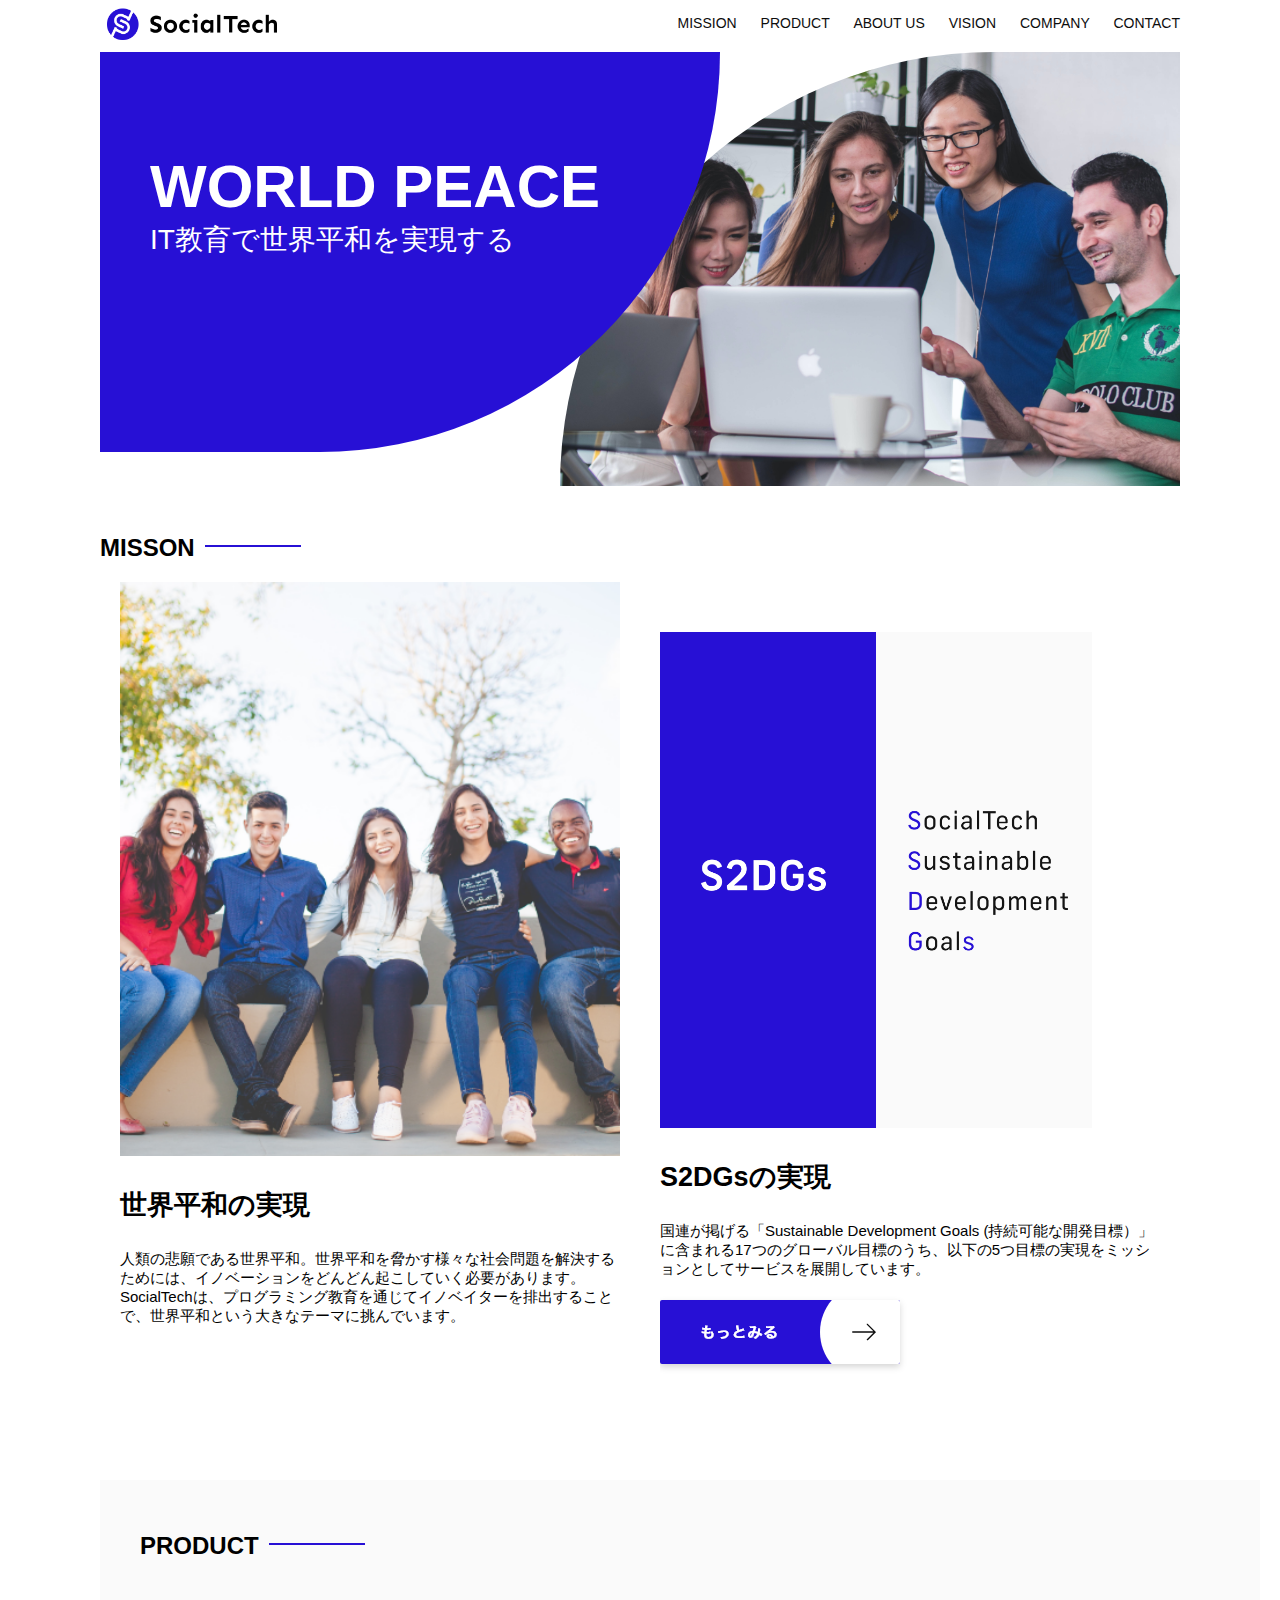
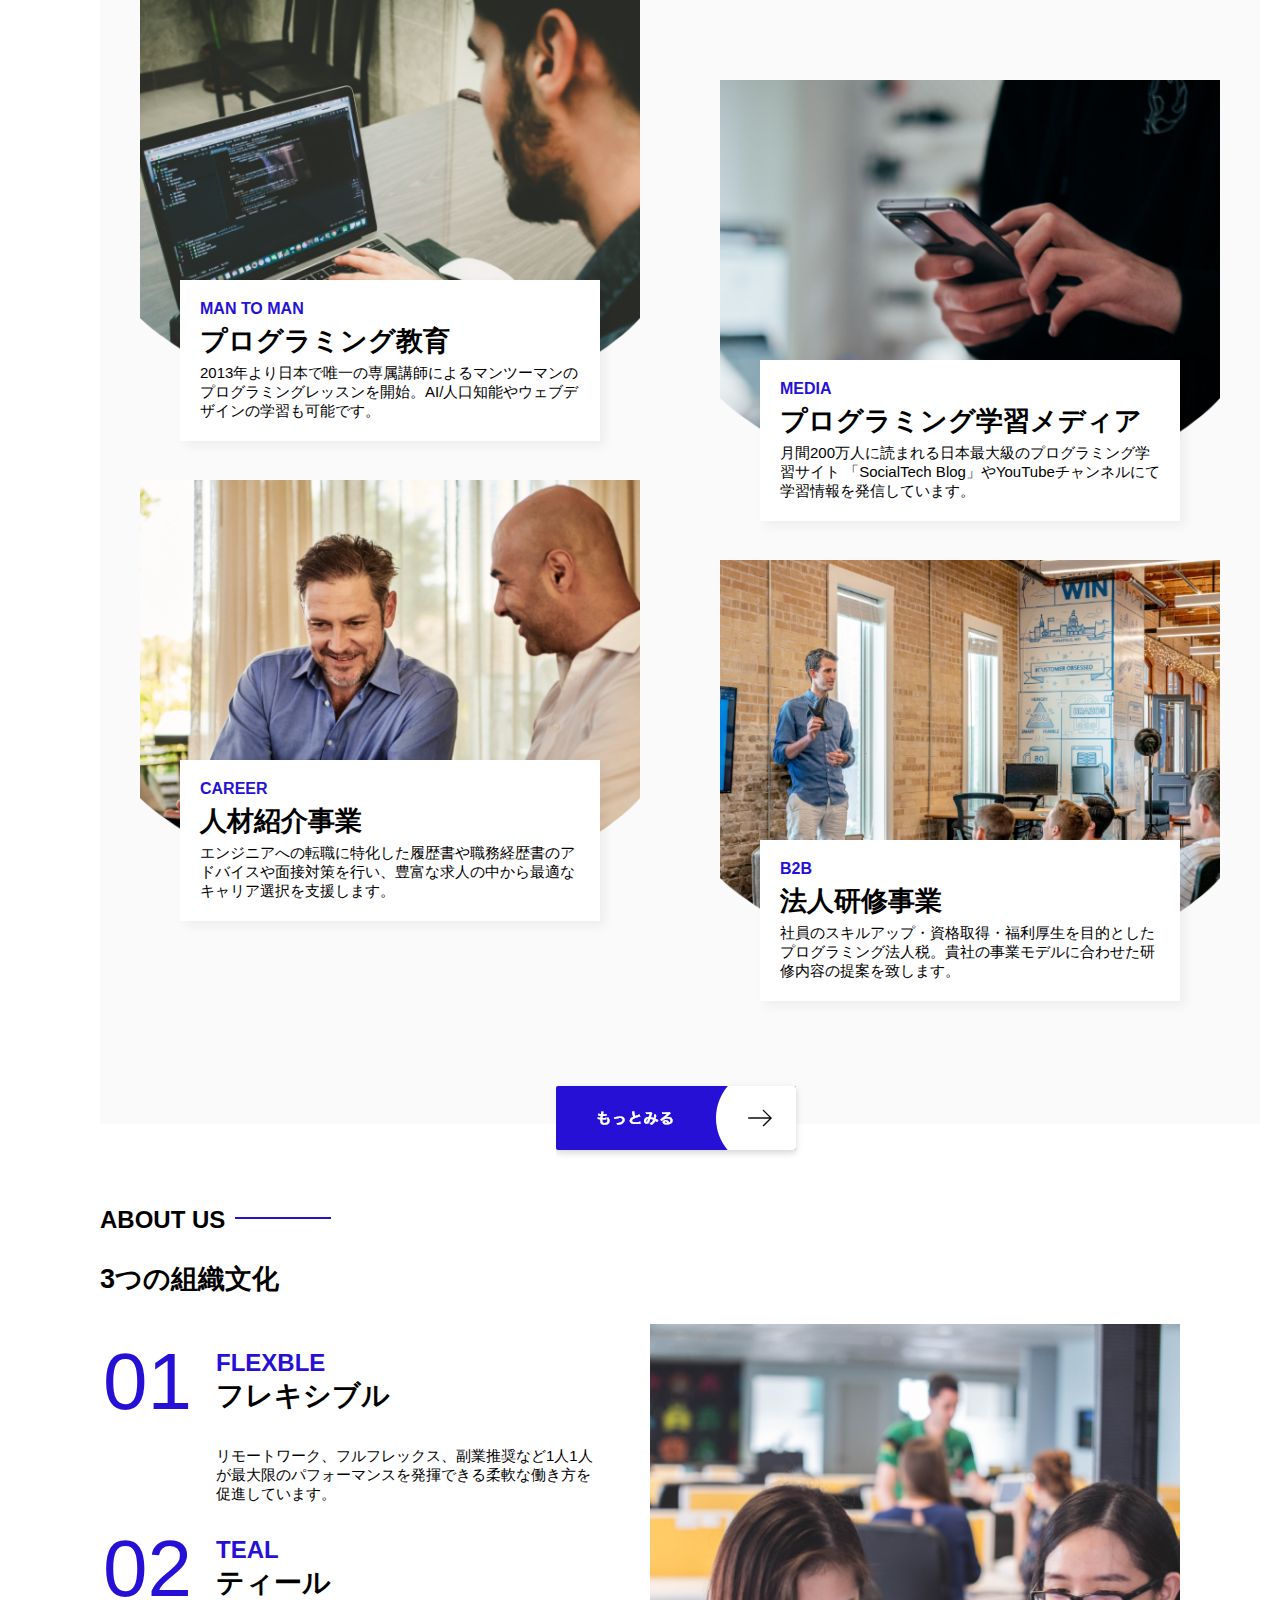
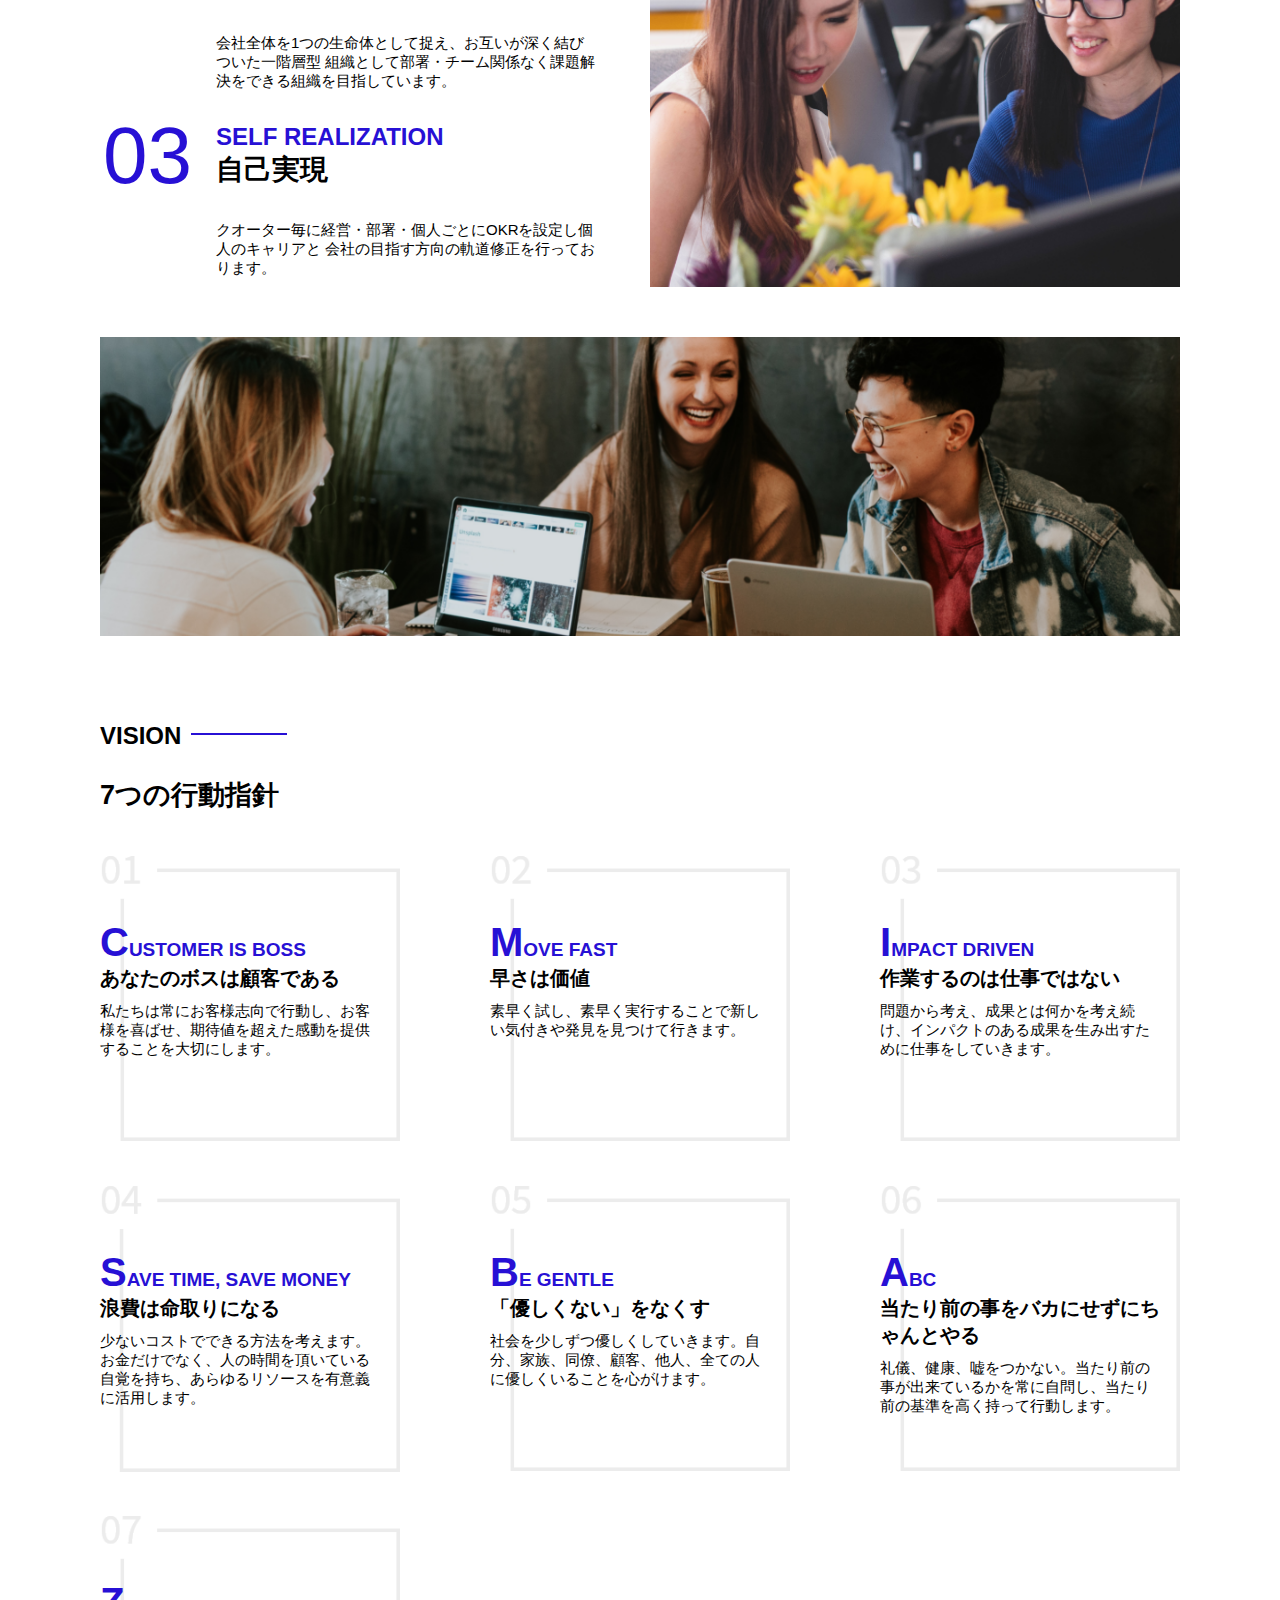
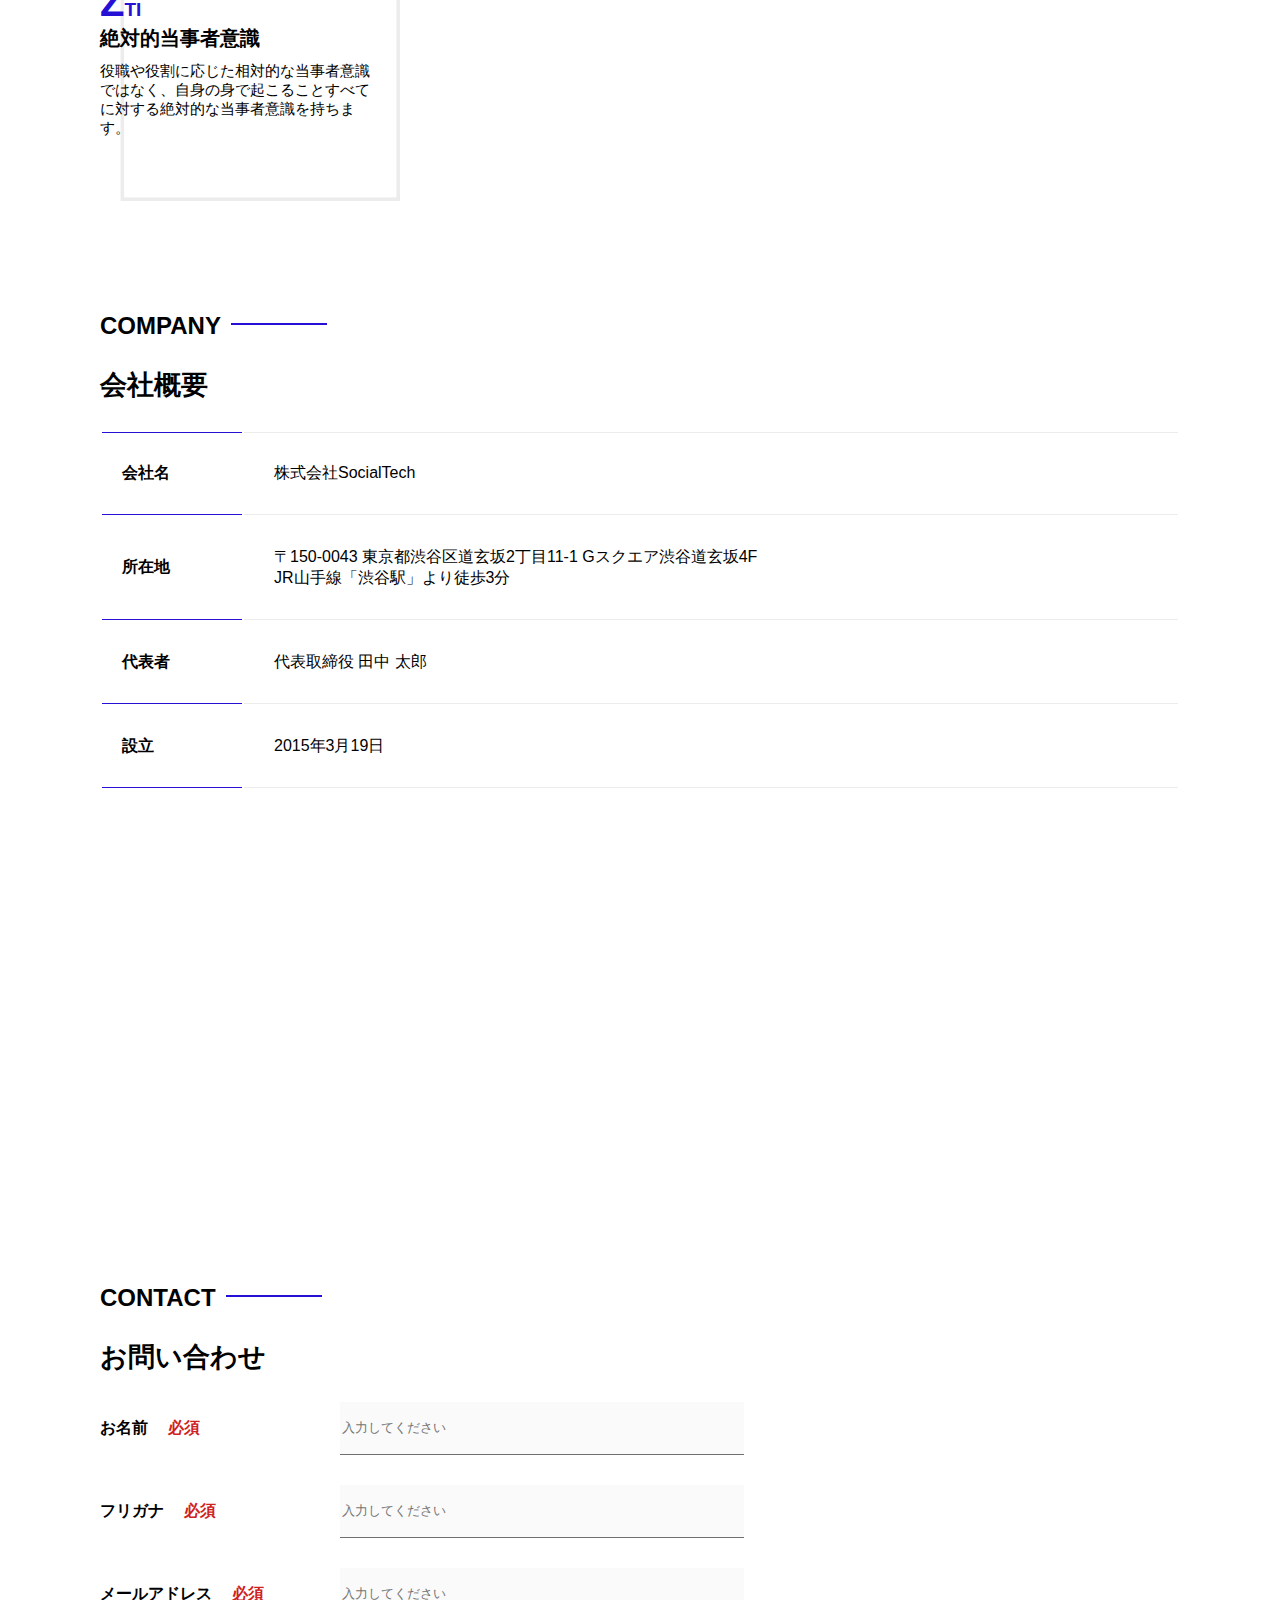
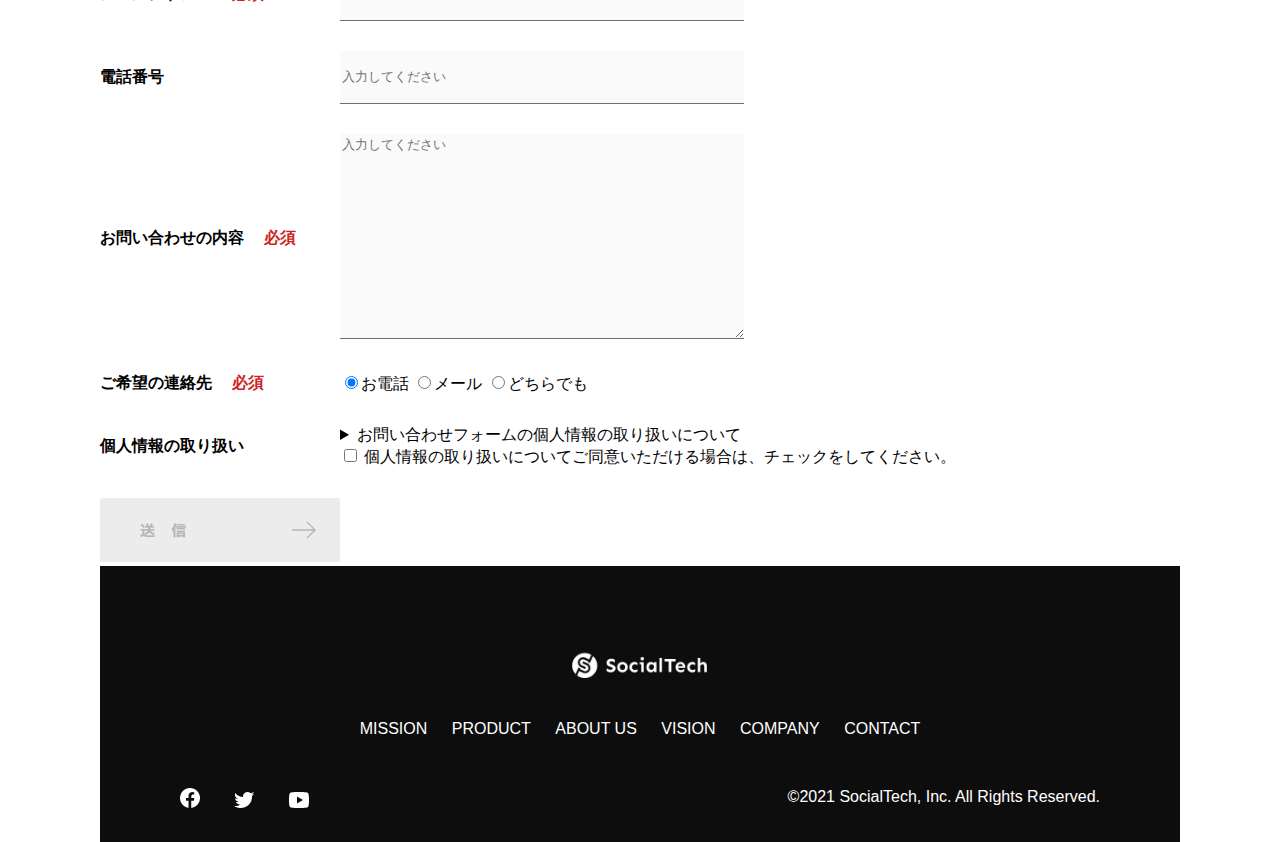
<file: socialtech/index.html>
<!DOCTYPE html>
<html>
<head>
  <title>SocialTeach</title>
  <meta charset="utf-8">
   <meta name="description" content="SocialTeachはEdTech業界のリーディングカンパニーを目指します。">
   <meta name="viewport" content="width=device-width,initial-scale=1.0">
   <link rel="stylesheet" href="style.css">
</head>
<body>
  <header>
    <a href="index.html" id="logo"><img src="images/logo.png" alt="トップページに戻る"></a>

    <nav id="nav-pc">
      <a href="mission.html">MISSION</a>
      <a href="product.html">PRODUCT</a>
      <a href="index.html#aboutus">ABOUT US</a>
      <a href="index.html#vision">VISION</a>
      <a href="index.html#company">COMPANY</a>
      <a href="index.html#contact">CONTACT</a>
    </nav>

    <img id="menu-sp" src="images/button-menu.png" alt="ナビゲーションを開く" onclick="document.getElementById('nav-sp').style.display = 'block'">

    <nav id="nav-sp">
      <img id="close" src="images/button-close.png" alt="ナビゲーションを閉じる"  onclick="document.getElementById('nav-sp').style.display = 'none'">
      <a id="logo-sp" href="index.html" onclick="document.getElementById('nav-sp').style.display = 'none'"><img src="images/logo-sp.png" alt="トップページに戻る"></a>
      <a class="menu" href="mission.html" onclick="document.getElementById('nav-sp').style.display = 'none'">MISSION</a>
      <a class="menu" href="product.html" onclick="document.getElementById('nav-sp').style.display = 'none'">PRODUCT</a>
      <a class="menu" href="index.html#aboutus" onclick="document.getElementById('nav-sp').style.display = 'none'">ABOUT US</a>
      <a class="menu" href="index.html#vision"
        onclick="document.getElementById('nav-sp').style.display = 'none'">VISION</a>
      <a class="menu" href="index.html#company"
        onclick="document.getElementById('nav-sp').style.display = 'none'">COMPANY</a>
      <a class="menu" href="index.html#contact"
        onclick="document.getElementById('nav-sp').style.display = 'none'">CONTACT</a>
      <div id="sns">
        <a href="https://www.facebook.com/sejuku2013"><img src="images/button-facebook.png" alt="Facebookのリンク"></a>
        <a href="https://twitter.com/samuraijuku"><img src="images/button-twitter.png" alt="Twitterのリンク"></a>
        <a href="https://www.youtube.com/channel/UCCFOQO5aDK0xXam4cUQXT8g"><img src="images/button-youtube.png" alt="YouTubeのリンク"></a>
      </div>
    </nav>
  </header>
  <main>
    <article>
      <section id="main-visual">
        <div id="main-message">
          <h1>WORLD PEACE</h1>
          <p>IT教育で世界平和を実現する</p>
        </div>
        <img src="images/index/index-main.png" aria-label="PCの周りに集まる外国国籍の仲間たち">
      </section>
      <section id="mission">
        <h2 class="index-h2">MISSON</h2>
        <div id="mission-flex">
          <div>
            <img id="mission-photo" src="images/index/index-mission.png" alt="屋外のベンチで写真を撮影する多国籍の仲間たち">
            <h3>世界平和の実現</h3>
            <p>
              人類の悲願である世界平和。世界平和を脅かす様々な社会問題を解決するためには、イノベーションをどんどん起こしていく必要があります。SocialTechは、プログラミング教育を通じてイノベイターを排出することで、世界平和という大きなテーマに挑んでいます。
            </p>
          </div>
          <div>
            <img id="s2dgs" src="images/index/s2dgs.png" alt="S2DGs">
            <h3>S2DGsの実現</h3>
            <p>国連が掲げる「Sustainable Development Goals (持続可能な開発目標）」に含まれる17つのグローバル目標のうち、以下の5つ目標の実現をミッションとしてサービスを展開しています。</p>
            <a href="mission.html">
              <img src="images/button-more.png" alt="もっとみる">
            </a>
          </div>
        </div>
      </section>
      <section id="product">
        <h2 class="index-h2">PRODUCT</h2>
        <div>
          <div id="product-left">
              <div>
                <img class="product-photo" src="images/index/index-mantoman.png" alt="PCでコードを書く男性">
                <div class="product-explain">
                  <span>MAN TO MAN</span>
                  <h3>プログラミング教育</h3>
                  <p>2013年より日本で唯一の専属講師によるマンツーマンのプログラミングレッスンを開始。AI/人口知能やウェブデザインの学習も可能です。</p>
                </div>
              </div>
              <div>
                <img class="product-photo" src="images/index/index-career.png" alt="笑顔で話し合う２人の男性">
                <div class="product-explain">
                  <span>CAREER</span>
                  <h3>人材紹介事業</h3>
                  <p>エンジニアへの転職に特化した履歴書や職務経歴書のアドバイスや面接対策を行い、豊富な求人の中から最適なキャリア選択を支援します。</p>
                </div>
              </div>
            </div>
            <div id="product-right">
               <div>
                <img class="product-photo" src="images/index/index-media.png" alt="スマートフォンを操作する人">
                <div class="product-explain">
                  <span>MEDIA</span>
                  <h3>プログラミング学習メディア</h3>
                  <p>月間200万人に読まれる日本最大級のプログラミング学習サイト 「SocialTech Blog」やYouTubeチャンネルにて学習情報を発信しています。</p>
               </div>
            </div>
            <div>
              <img class="product-photo" src="images/index/index-b2b.png" alt="講演中の男性とそれを聴く人々">
              <div class="product-explain">
                <span>B2B</span>
                <h3>法人研修事業</h3>
                <p>社員のスキルアップ・資格取得・福利厚生を目的としたプログラミング法人税。貴社の事業モデルに合わせた研修内容の提案を致します。</p>
              </div>
            </div>
          </div>
        </div>
        <div>
          <a id="product-more" href="product.html">
            <img src="images/button-more.png" alt="もっとみる">
          </a>
        </div>      
        </section>

        <section id="aboutus">
          <h2 class="index-h2">ABOUT US</h2>
          <h3>3つの組織文化</h3>
          <div>
            <table class="culture-table">
              <tr>
                <td>
                  <span class="culture-num">01</span>
                </td>
                <td>
                  <span class="culture-en">FLEXBLE</span>
                  <span class="culture-jp">フレキシブル</span>
                </td>
              </tr>
              <tr>
                <td>
                   <!-- 空のセル -->
                </td>
                <td>
                  <p class="culture-description">
                    リモートワーク、フルフレックス、副業推奨など1人1人が最大限のパフォーマンスを発揮できる柔軟な働き方を促進しています。
                  </p>
                </td>
              </tr>
              <tr>
                <td>
                  <span class="culture-num">02</span>
                </td> 
                <td>
                  <span class="culture-en">TEAL</span>
                  <span class="culture-jp">ティール</span>
                </td>
              </tr>
              <tr>
                <td>
                   <!-- 空のセル -->
                </td>
                <td>
                  <p class="culture-description">
                    会社全体を1つの生命体として捉え、お互いが深く結びついた一階層型
                    組織として部署・チーム関係なく課題解決をできる組織を目指しています。
                  </p>
                </td>
              </tr>
              <tr>
                <td>
                  <span class="culture-num">03</span>
                </td>
                <td>
                  <span class="culture-en">SELF REALIZATION</span>
                  <span class="culture-jp">自己実現</span>
                </td>
              </tr>
              <tr>
                <td>
                  <!-- 空のセル -->
                </td>
                <td>
                  <p class="culture-description">
                    クオーター毎に経営・部署・個人ごとにOKRを設定し個人のキャリアと
                    会社の目指す方向の軌道修正を行っております。
                  </p>
                </td>
              </tr>
            </table>
             <img class="culture-img" src="images/index/index-aboutus1.png" alt="笑顔で話し合う２人の女性">
          </div>
           <img class="culture-img2" src="images/index/index-aboutus2.png" alt="笑顔で話し合う３人の女性">
        </section>

        <section id="vision">
          <h2 class="index.h2">VISION</h2>
          <h3>7つの行動指針</h3>
          <div>
            <div class="vision-box">
              <img src="images/index/vision-01.png" alt="01">
              <span>
                <h4>CUSTOMER IS BOSS</h4>
                <h5>あなたのボスは顧客である</h5>
                <p>私たちは常にお客様志向で行動し、お客様を喜ばせ、期待値を超えた感動を提供することを大切にします。</p>
              </span>
            </div>
            <div class="vision-box">
              <img src="images/index/vision-02.png" alt="02">
              <span>
                <h4>MOVE FAST</h4>
                <h5>早さは価値</h5>
                <p>素早く試し、素早く実行することで新しい気付きや発見を見つけて行きます。</p>
              </span>
            </div>
            <div class="vision-box">
              <img src="images/index/vision-03.png" alt="03">
              <span>
                <h4>IMPACT DRIVEN</h4>
                <h5>作業するのは仕事ではない</h5>
                <p>問題から考え、成果とは何かを考え続け、インパクトのある成果を生み出すために仕事をしていきます。</p>
              </span>
            </div>
            <div class="vision-box">
              <img src="images/index/vision-04.png" alt="04">
              <span>
                <h4>SAVE TIME, SAVE MONEY</h4>
                <h5>浪費は命取りになる</h5>
                <p>少ないコストでできる方法を考えます。お金だけでなく、人の時間を頂いている自覚を持ち、あらゆるリソースを有意義に活用します。
                </p>
              </span>
            </div>
            <div class="vision-box">
              <img src="images/index/vision-05.png" alt="05">
              <span>
                <h4>BE GENTLE</h4>
                <h5>「優しくない」をなくす</h5>
                <p>社会を少しずつ優しくしていきます。自分、家族、同僚、顧客、他人、全ての人に優しくいることを心がけます。</p>
              </span>
            </div>
            <div class="vision-box">
              <img src="images/index/vision-06.png" alt="06">
              <span>
                <h4>ABC</h4>
                <h5>当たり前の事をバカにせずにちゃんとやる</h5>
                <p>礼儀、健康、嘘をつかない。当たり前の事が出来ているかを常に自問し、当たり前の基準を高く持って行動します。
                </p>
              </span>
            </div>
            <div class="vision-box">
              <img src="images/index/vision-07.png" alt="07">
              <span>
                <h4>ZTI</h4>
                <h5>絶対的当事者意識</h5>
                <p>役職や役割に応じた相対的な当事者意識ではなく、自身の身で起こることすべてに対する絶対的な当事者意識を持ちます。</p>
              </span>
            </div>
          </div>
        </section>

        <section id="company">
          <h2 class="index-h2">COMPANY</h2>
          <h3>会社概要</h3>
           <table id="company-table">
            <tr>
              <th class="tableheader-first">会社名</th>
              <td class="cell-first">株式会社SocialTech</td>
            </tr>
            <tr>
              <th class="tableheader">所在地</th>
              <td class="cell">〒150-0043 東京都渋谷区道玄坂2丁目11-1 Gスクエア渋谷道玄坂4F<br>JR山手線「渋谷駅」より徒歩3分</td>
            </tr>
            <tr>
              <th class="tableheader">代表者</th>
              <td class="cell">代表取締役 田中 太郎</td>
            </tr>
            <tr>
              <th class="tableheader">設立</th>
              <td class="cell">2015年3月19日</td>
            </tr>
          </table>
           <iframe 
           src="https://www.google.com/maps/embed?pb=!1m18!1m12!1m3!1d3241.7759544852115!2d139.6940020146045!3d35.65789123886042!2m3!1f0!2f0!3f0!3m2!1i1024!2i768!4f13.1!3m3!1m2!1s0x60188caa0042e8d1%3A0xba130bea826a7aa2!2z44CSMTUwLTAwNDMg5p2x5Lqs6YO95riL6LC35Yy66YGT546E5Z2C77yS5LiB55uu77yR77yR4oiS77yR!5e0!3m2!1sja!2sjp!4v1669036182530!5m2!1sja!2sjp" width="600" height="450" 
           style="border:0;" allowfullscreen="" loading="lazy">
          </iframe>
        </section>

        <section id="contact">
          <h2 class="index-h2">CONTACT</h2>
          <h3>お問い合わせ</h3>
          <form action="https://api.staticforms.xyz/submit" method="post">
            <input type="text" name="honeypot" style="display:none">
            <input type="hidden" name="accessKey" value="0b7f5461-df79-475c-b2f1-20e5eff5066a">
            <input type="hidden" name="subject" value="お問い合わせフォーム"/>
            <input type="hidden" name="replyTo" value="seiyaamatatsu8150@gmail.com">
            <input type="hidden" name="redirectTo" value="">
           <div>
              <div class="contact-heading">
                <label class="contact-label">お名前<span class="contact-span">必須</span></label>
              </div>
              <div class="contact-form">
                <input type="text" name="name"  placeholder="入力してください" class="contact-textbox">
              </div>
            </div>
            <div>
              <div class="contact-heading">
                <label class="contact-label">フリガナ<span class="contact-span">必須</span></label>
              </div>
              <div>
                <input type="text" name="hurigana"  placeholder="入力してください" class="contact-textbox">
              </div>
            </div>
            <div>
              <div class="contact-heading">
                <label class="contact-label">メールアドレス<span class="contact-span">必須</span></label>
              </div>
              <div>
              <input type="text" name="email"  placeholder="入力してください" class="contact-textbox">
              </div>
            </div>
            <div>
              <div class="contact-heading">
                <label class="contact-label">電話番号</label>
              </div>
              <div>
                <input type="text" name="tel"  placeholder="入力してください" class="contact-textbox">
              </div>
            </div>
            <div>
              <div class="contact-heading">
                <label class="contact-label">お問い合わせの内容<span class="contact-span">必須</span></label>
              </div>
              <div>
                <textarea class="contact-textarea" placeholder="入力してください" name="message"></textarea>
              </div>
            </div>
              <div>
                <div class="contact-heading">
                  <label class="contact-label">ご希望の連絡先<span class="contact-span">必須</span></label>
                </div>
                <div>
                  <input class="radiobutton" type="radio" value="tel" name="contact" checked><label>お電話</label>
                  <input class="radiobutton" type="radio" value="mail" name="contact"><label>メール</label>
                  <input class="radiobutton" type="radio" value="both" name="contact"><label>どちらでも</label>
                </div>
              </div> 
              <div>
                 <div class="contact-heading">
                   <label class="contact-label">個人情報の取り扱い</label>
                 </div>
                 <div>
                   <details>
                     <summary>お問い合わせフォームの個人情報の取り扱いについて</summary>
                     <div>
                       <span>１．組織の名称又は氏名</span><br>
                       株式会社SocialTech<br><br>
                       <span>２．個人情報保護管理者（若しくはその代理人）の氏名又は職名、所属及び連絡先
                         鈴木 一郎 コーポレート部</span><br>
                       メールアドレス：support@socialtech.net<br>
                       TEL：03-xxxx-xxxx<br>
                       <span>３．個人情報の利用目的</span><br>
                       ・本サービス及び本サービスに関連する情報の提供又はそれらに関する連絡のため<br>
                       ・ユーザーの本人確認のため<br>
                       ・当社サービスのご案内のため<br>
                       ・当社の商品等の広告または宣伝（電子メールによるものを含むものとします。）<br><br>
                       <span>４．個人情報の取り扱い業務の委託</span><br>
                       個人情報の取扱業務の全部または一部を外部に業務委託する場合があります。<br>
                       その際、弊社は、個人情報を適切に保護できる管理体制を敷き実行していることを条件として<br>
                       委託先を厳選したうえで、機密保持契約を委託先と締結し、お客様の個人情報を厳密に管理させます。<br><br>
                       <span>５．個人情報の開示等の請求</span><br>
                       お客様は、弊社に対してご自身の個人情報の開示等（利用目的の通知、開示、内容の訂正・追加・削除、利用の停止または消去、第三者への提供の停止）に関して、当社問合わせ窓口に申し出ることができます。<br>
                      その際、弊社はお客様ご本人を確認させていただいたうえで、合理的な期間内に対応いたします。<br><br>
                      なお、個人情報に関する弊社問合わせ先は、次の通りです。<br><br>
                      株式会社SocialTech　個人情報問合せ窓口<br>
                      〒150-0043　東京都渋谷区道玄坂2丁目11-1 Ｇスクエア渋谷道玄坂 4F<br>
                      メールアドレス：support@socialtech.net　TEL：03-xxxx-xxxx<br><br>
                      <span>６．個人情報を提供されることの任意性について</span><br><br>
                      お客様がご自身の個人情報を弊社に提供されるか否かは、お客様のご判断によりますが、もしご提供されない場合には、適切なサービスが提供できない場合がありますので予めご了承ください。
                     </div>
                   </details>
                   <input type="checkbox" name="agree">
                   <span>個人情報の取り扱いについてご同意いただける場合は、チェックをしてください。</span>
                 </div>
               </div>
                <input type="image" value="Submit" src="images/button-submit.png" alt="送信する">
             </form>
           </section>
         </article>
         <footer>
          <div id="footer-logo">
            <img src="images/logo-sp.png" alt="SocialTech">
          </div>
           <div id="footer-link">
             <a href="mission.html">MISSION</a>
             <a href="product.html">PRODUCT</a>
             <a href="index.html#aboutus">ABOUT US</a>
             <a href="index.html#vision">VISION</a>
             <a href="index.html#company">COMPANY</a>
             <a href="index.html#contact">CONTACT</a>
           </div>
           <div id="sns-footer">
            <a href="https://www.facebook.com/sejuku2013"><img src="images/button-facebook.png" alt="Facebookのリンク"></a>
            <a href="https://twitter.com/samuraijuku"><img src="images/button-twitter.png" alt="Twitterのリンク"></a>
            <a href="https://www.youtube.com/channel/UCCFOQO5aDK0xXam4cUQXT8g"><img src="images/button-youtube.png" alt="YouTubeのリンク"></a>
            <span id="copyright">&copy;2021 SocialTech, Inc. All Rights Reserved. </span>
          </div>
       </footer>
     </main>
    </body>
    </html>
</file>
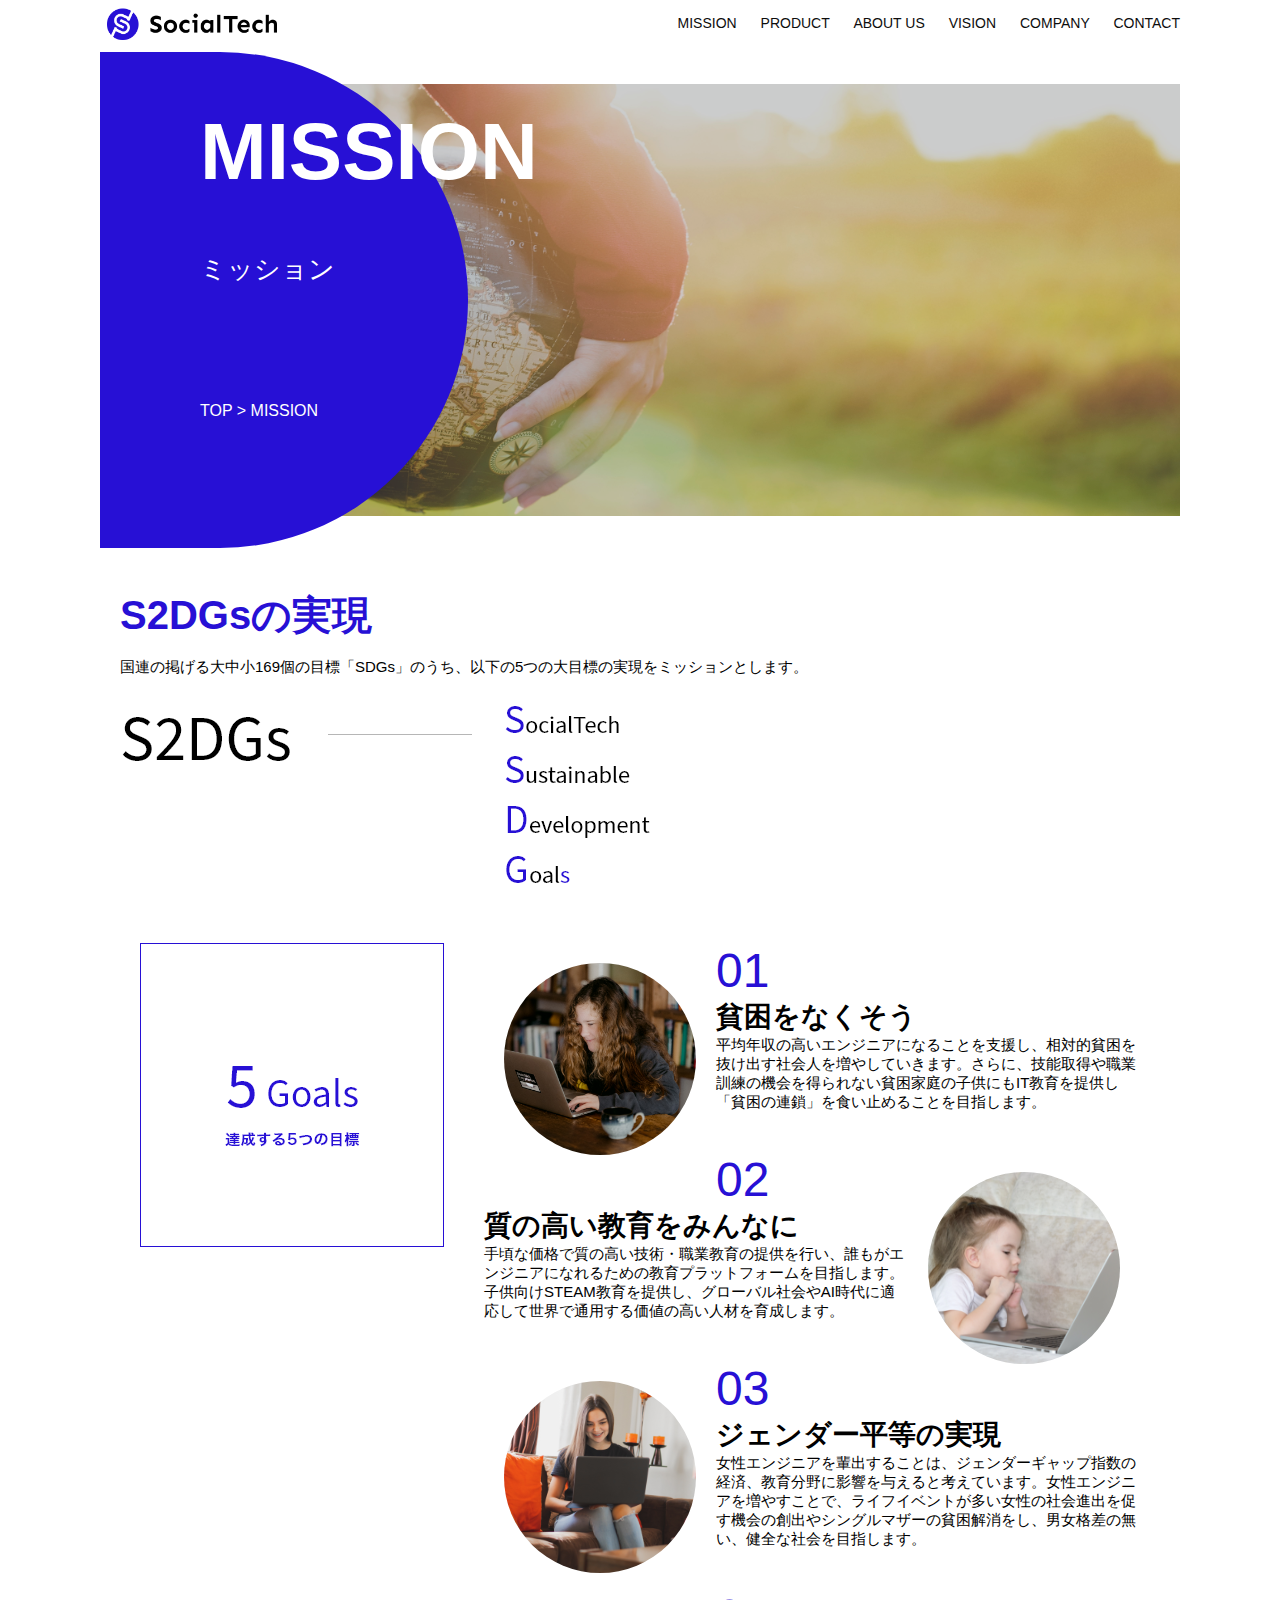
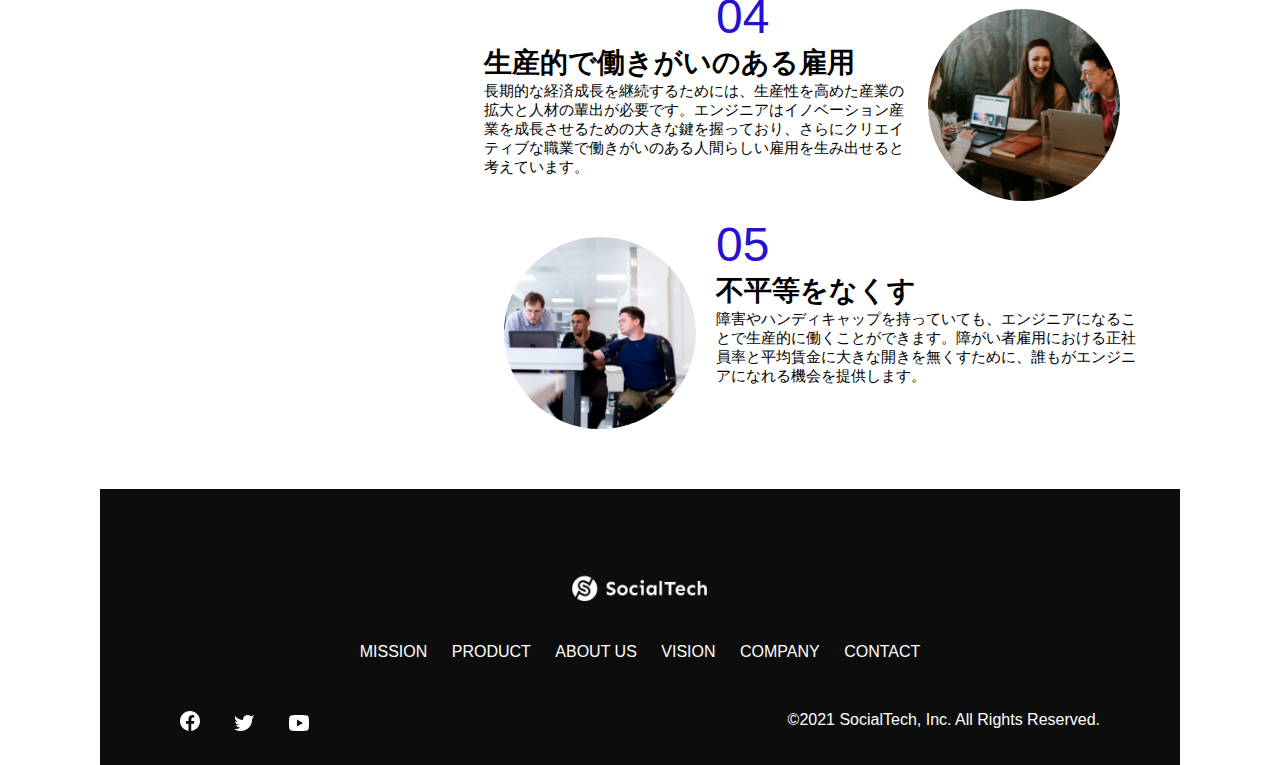
<file: socialtech/mission.html>
<!DOCTYPE html>
  <html>
  <head>
    <title>SocialTeach - MISSION ミッション -</title>
    <meta charset="UTF-8">
    <meta name="description" content="SocialTeachが目指す5つの目標（S2DGs)を紹介します">
    <meta name="viewport" content="width=device-width, initial-scale=1.0">
    <link rel="stylesheet" href="style.css">
  </head>
 
  <body>
    <!-- ヘッダー -->
    <header>
      <!-- ロゴ -->
      <a href="index.html" id="logo"><img src="images/logo.png" alt="トップページに戻る"></a>
  
      <!-- PC用ナビゲーション -->
      <nav id="nav-pc">
        <a href="mission.html">MISSION</a>
        <a href="product.html">PRODUCT</a>
        <a href="index.html#aboutus">ABOUT US</a>
        <a href="index.html#vision">VISION</a>
        <a href="index.html#company">COMPANY</a>
        <a href="index.html#contact">CONTACT</a>
      </nav>
  
      <!-- スマホ用メニューボタン -->
      <img id="menu-sp" src="images/button-menu.png" alt="ナビゲーションを開く" onclick="document.getElementById('nav-sp').style.display = 'block'">
  
      <!-- スマホ用ナビゲーション -->
      <nav id="nav-sp">
        <img id="close" src="images/button-close.png" alt="ナビゲーションを閉じる" onclick="document.getElementById('nav-sp').style.display = 'none'">
        <a id="logo-sp" href="index.html" onclick="document.getElementById('nav-sp').style.display = 'none'"><img
            src="images/logo-sp.png" alt="トップページに戻る"></a>
        <a class="menu" href="mission.html" onclick="document.getElementById('nav-sp').style.display = 'none'">MISSION</a>
        <a class="menu" href="product.html" onclick="document.getElementById('nav-sp').style.display = 'none'">PRODUCT</a>
        <a class="menu" href="index.html#aboutus" onclick="document.getElementById('nav-sp').style.display = 'none'">ABOUT
          US</a>
        <a class="menu" href="index.html#vision"
          onclick="document.getElementById('nav-sp').style.display = 'none'">VISION</a>
        <a class="menu" href="index.html#company"
          onclick="document.getElementById('nav-sp').style.display = 'none'">COMPANY</a>
        <a class="menu" href="index.html#contact"
          onclick="document.getElementById('nav-sp').style.display = 'none'">CONTACT</a>
        <div id="sns">
          <a href="https://www.facebook.com/sejuku2013"><img src="images/button-facebook.png" alt="Facebookのリンク"></a>
          <a href="https://twitter.com/samuraijuku"><img src="images/button-twitter.png" alt="Twitterのリンク"></a>
          <a href="https://www.youtube.com/channel/UCCFOQO5aDK0xXam4cUQXT8g"><img src="images/button-youtube.png" alt="YouTubeのリンク"></a>
        </div>
      </nav>
    </header>
    <main>
      <article>
        <section id="mission-main">
          <div id="mission-title">
            <h1>MISSION</h1>
            <span>ミッション</span>
            <div>TOP > MISSION</div>
          </div>
        </section>
        <section id="mission-s2dgs">
            <h2 class="mission-h2">S2DGsの実現</h2>
            <p>国連の掲げる大中小169個の目標「SDGs」のうち、以下の5つの大目標の実現をミッションとします。</p>
            <img src="images/mission/mission-s2dgs.png" alt="S2DGs">
         
        </section>
        <section id="mission-5goals">
          <div>
            <img id="s2dgs-image" src="images/mission/mission-5goals.png" alt="5Goals">
          </div>
          <div>
            <div>
              <img class="fivegoals-image-left" src="images/mission/mission-5goals01.png" alt="PCを操作する女の子">
              <span class="fivegoals-number">01</span>
              <h3 class="fivegoals-h3">貧困をなくそう</h3>
              <p class="fivegoals-p">
                平均年収の高いエンジニアになることを支援し、相対的貧困を抜け出す社会人を増やしていきます。さらに、技能取得や職業訓練の機会を得られない貧困家庭の子供にもIT教育を提供し「貧困の連鎖」を食い止めることを目指します。
              </p>
            </div>
    
            <div>
              <img class="fivegoals-image-right" src="images/mission/mission-5goals02.png" alt="PCを見つめる小さい女の子">
              <span class="fivegoals-number">02</span>
              <h3 class="fivegoals-h3">質の高い教育をみんなに</h3>
              <p class="fivegoals-p">
                手頃な価格で質の高い技術・職業教育の提供を行い、誰もがエンジニアになれるための教育プラットフォームを目指します。子供向けSTEAM教育を提供し、グローバル社会やAI時代に適応して世界で通用する価値の高い人材を育成します。
              </p>
            </div>
    
            <div>
              <img class="fivegoals-image-left" src="images/mission/mission-5goals03.png" alt="PCを操作する女性">
              <span class="fivegoals-number">03</span>
              <h3 class="fivegoals-h3">ジェンダー平等の実現</h3>
              <p class="fivegoals-p">
                女性エンジニアを輩出することは、ジェンダーギャップ指数の経済、教育分野に影響を与えると考えています。女性エンジニアを増やすことで、ライフイベントが多い女性の社会進出を促す機会の創出やシングルマザーの貧困解消をし、男女格差の無い、健全な社会を目指します。
              </p>
            </div>
    
            <div>
              <img class="fivegoals-image-right" src="images/mission/mission-5goals04.png" alt="笑顔で話し合う3人の男女">
              <span class="fivegoals-number">04</span>
              <h3 class="fivegoals-h3">生産的で働きがいのある雇用</h3>
              <p class="fivegoals-p">
                長期的な経済成長を継続するためには、生産性を高めた産業の拡大と人材の輩出が必要です。エンジニアはイノベーション産業を成長させるための大きな鍵を握っており、さらにクリエイティブな職業で働きがいのある人間らしい雇用を生み出せると考えています。
              </p>
            </div>
    
            <div>
              <img class="fivegoals-image-left" src="images/mission/mission-5goals05.png" alt="障害を持つ男性が生き生きと働く様子">
              <span class="fivegoals-number">05</span>
              <h3 class="fivegoals-h3">不平等をなくす</h3>
              <p class="fivegoals-p">
                障害やハンディキャップを持っていても、エンジニアになることで生産的に働くことができます。障がい者雇用における正社員率と平均賃金に大きな開きを無くすために、誰もがエンジニアになれる機会を提供します。
              </p>
            </div>
          </div>
        </section>
      </article>
      <footer>
        <div id="footer-logo">
          <img src="images/logo-sp.png" alt="SocialTech">
        </div>
        <div id="footer-link">
          <a href="mission.html">MISSION</a>
          <a href="product.html">PRODUCT</a>
          <a href="index.html#aboutus">ABOUT US</a>
          <a href="index.html#vision">VISION</a>
          <a href="index.html#company">COMPANY</a>
          <a href="index.html#contact">CONTACT</a>
        </div>
        <div id="sns-footer">
          <a href="https://www.facebook.com/sejuku2013"><img src="images/button-facebook.png" alt="Facebookのリンク"></a>
          <a href="https://twitter.com/samuraijuku"><img src="images/button-twitter.png" alt="Twitterのリンク"></a>
          <a href="https://www.youtube.com/channel/UCCFOQO5aDK0xXam4cUQXT8g"><img src="images/button-youtube.png" alt="YouTubeのリンク"></a>
          <span id="copyright">&copy;2021 SocialTech, Inc. All Rights Reserved. </span>
        </div>
      </footer>
    </main>
  </body>
 
  </html>
</file>
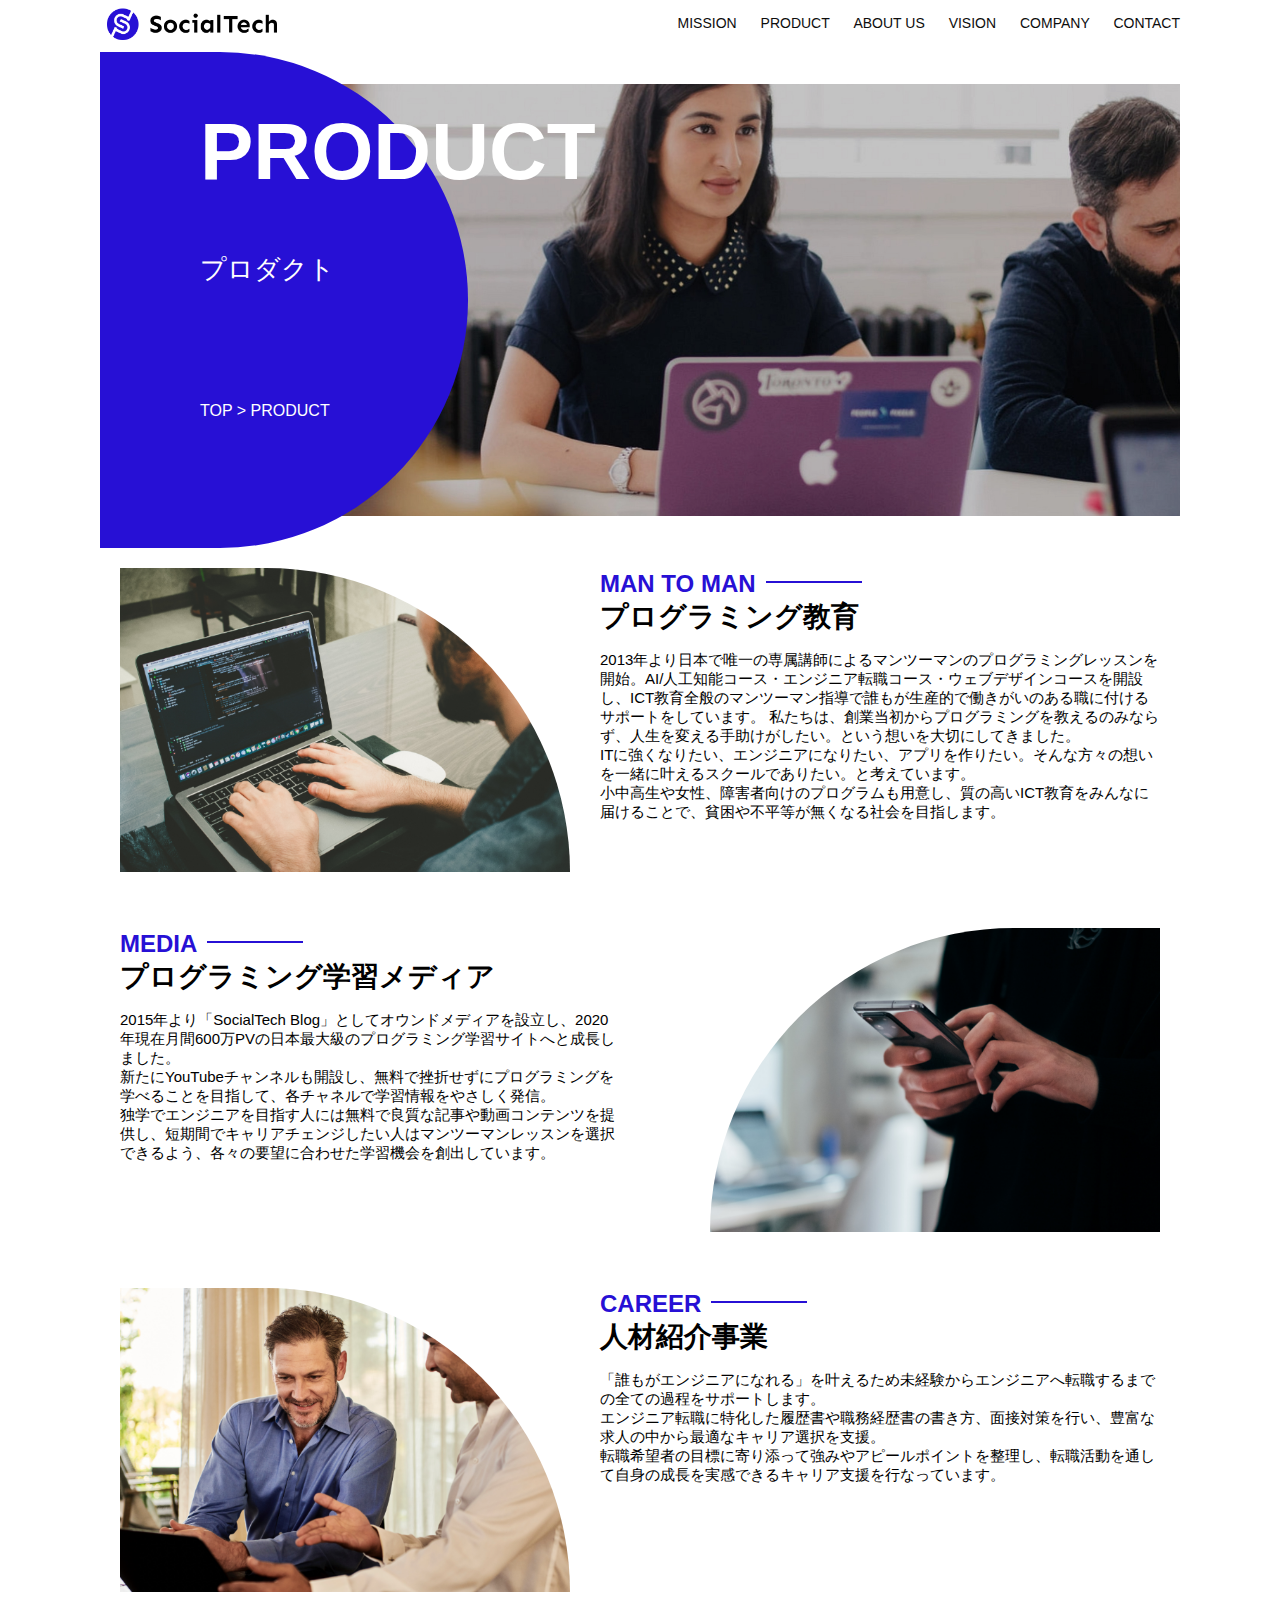
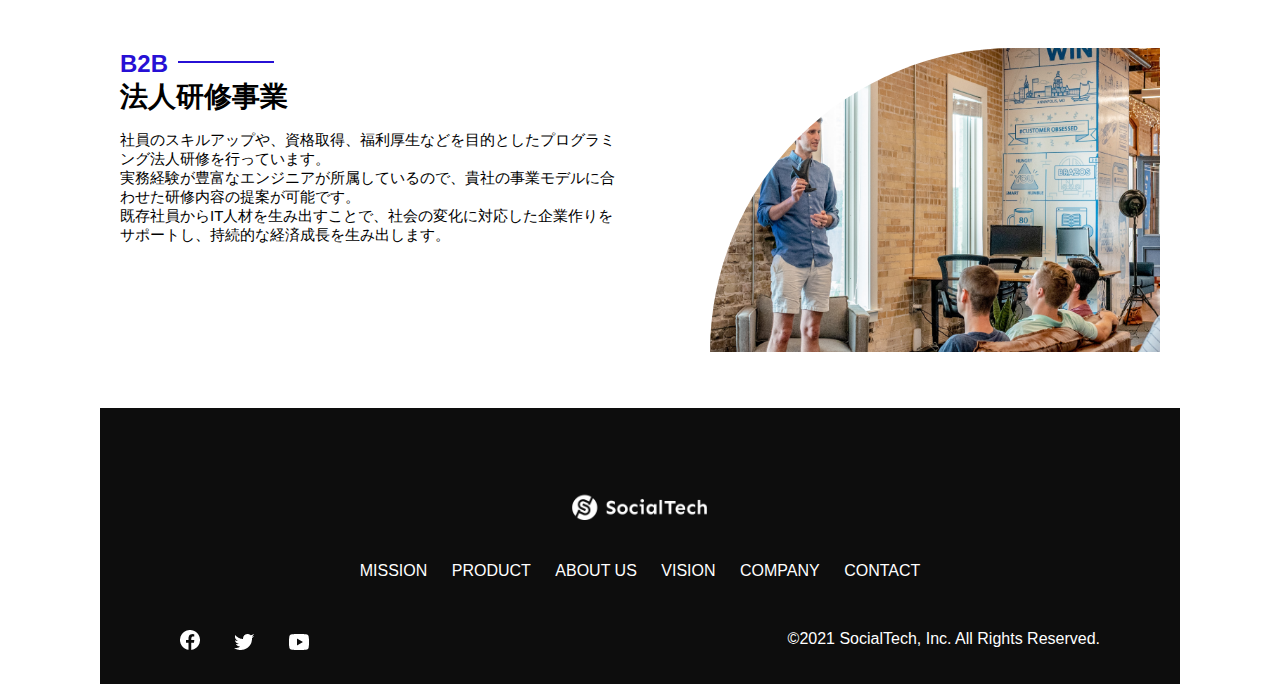
<file: socialtech/product.html>
<!DOCTYPE html>
  <html>
  <head>
    <title>SocialTech -PRODUCT プロダクト-</title>
    <meta charset="UTF-8">
    <meta name="description" content="SocialTechの4つのプロダクトを紹介します">
    <meta name="viewport" content="width=device-width, initial-scale=1.0">
    <link rel="stylesheet" href="style.css">
  </head>
  
  <body>
    <!-- ヘッダー -->
    <header>
      <!-- ロゴ -->
      <a href="index.html" id="logo"><img src="images/logo.png" alt="トップページに戻る"></a>
  
      <!-- PC用ナビゲーション -->
      <nav id="nav-pc">
        <a href="mission.html">MISSION</a>
        <a href="product.html">PRODUCT</a>
        <a href="index.html#aboutus">ABOUT US</a>
        <a href="index.html#vision">VISION</a>
        <a href="index.html#company">COMPANY</a>
        <a href="index.html#contact">CONTACT</a>
      </nav>
  
      <!-- スマホ用メニューボタン -->
      <img id="menu-sp" src="images/button-menu.png" alt="ナビゲーションを開く" onclick="document.getElementById('nav-sp').style.display = 'block'">
  
      <!-- スマホ用ナビゲーション -->
      <nav id="nav-sp">
        <img id="close" src="images/button-close.png" alt="ナビゲーションを閉じる" onclick="document.getElementById('nav-sp').style.display = 'none'">
        <a id="logo-sp" href="index.html" onclick="document.getElementById('nav-sp').style.display = 'none'"><img
            src="images/logo-sp.png" alt="トップページに戻る"></a>
        <a class="menu" href="mission.html" onclick="document.getElementById('nav-sp').style.display = 'none'">MISSION</a>
        <a class="menu" href="product.html" onclick="document.getElementById('nav-sp').style.display = 'none'">PRODUCT</a>
        <a class="menu" href="index.html#aboutus" onclick="document.getElementById('nav-sp').style.display = 'none'">ABOUT
          US</a>
        <a class="menu" href="index.html#vision"
          onclick="document.getElementById('nav-sp').style.display = 'none'">VISION</a>
        <a class="menu" href="index.html#company"
          onclick="document.getElementById('nav-sp').style.display = 'none'">COMPANY</a>
        <a class="menu" href="index.html#contact"
          onclick="document.getElementById('nav-sp').style.display = 'none'">CONTACT</a>
        <div id="sns">
          <a href="https://www.facebook.com/sejuku2013"><img src="images/button-facebook.png" alt="Facebookのリンク"></a>
          <a href="https://twitter.com/samuraijuku"><img src="images/button-twitter.png" alt="Twitterのリンク"></a>
          <a href="https://www.youtube.com/channel/UCCFOQO5aDK0xXam4cUQXT8g"><img src="images/button-youtube.png" alt="YouTubeのリンク"></a>
        </div>
      </nav>
    </header>
    <main>
      <article>
        <section id="product-main">
          <div id="product-title">
            <h1>PRODUCT</h1>
            <span>プロダクト</span>
            <div>TOP > PRODUCT</div>
          </div>
        </section>
        <section class="product-section1">
          <img src="images/product/product-mantoman.png" alt="PCでコードを書く男性">
          <div>
            <h2 class="product-h2">MAN TO MAN</h2>
            <h3 class="product-h3">プログラミング教育</h3>
            <p>
              2013年より日本で唯一の専属講師によるマンツーマンのプログラミングレッスンを開始。AI/人工知能コース・エンジニア転職コース・ウェブデザインコースを開設し、ICT教育全般のマンツーマン指導で誰もが生産的で働きがいのある職に付けるサポートをしています。
             私たちは、創業当初からプログラミングを教えるのみならず、人生を変える手助けがしたい。という想いを大切にしてきました。<br>ITに強くなりたい、エンジニアになりたい、アプリを作りたい。そんな方々の想いを一緒に叶えるスクールでありたい。と考えています。<br>小中高生や女性、障害者向けのプログラムも用意し、質の高いICT教育をみんなに届けることで、貧困や不平等が無くなる社会を目指します。
            </p>
          </div>
        </section>
        <section class="product-section2">
          <div>
            <h2 class="product-h2">MEDIA</h2>
            <h3 class="product-h3">プログラミング学習メディア</h3>
            <p>2015年より「SocialTech
              Blog」としてオウンドメディアを設立し、2020年現在月間600万PVの日本最大級のプログラミング学習サイトへと成長しました。<br>新たにYouTubeチャンネルも開設し、無料で挫折せずにプログラミングを学べることを目指して、各チャネルで学習情報をやさしく発信。<br>独学でエンジニアを目指す人には無料で良質な記事や動画コンテンツを提供し、短期間でキャリアチェンジしたい人はマンツーマンレッスンを選択できるよう、各々の要望に合わせた学習機会を創出しています。
            </p>
          </div>
          <img src="images/product/product-media.png" alt="スマートフォンを操作する人">
        </section>
        <section class="product-section1">
          <img src="images/product/product-career.png" alt="笑顔で話し合う2人の男性">
        <div>
          <h2 class="product-h2">CAREER</h2>
          <h3 class="product-h3">人材紹介事業</h3>
          <p>
            「誰もがエンジニアになれる」を叶えるため未経験からエンジニアへ転職するまでの全ての過程をサポートします。<br>エンジニア転職に特化した履歴書や職務経歴書の書き方、面接対策を行い、豊富な求人の中から最適なキャリア選択を支援。<br>転職希望者の目標に寄り添って強みやアピールポイントを整理し、転職活動を通して自身の成長を実感できるキャリア支援を行なっています。<br>
          </p>
        </div>
       </section>
       <section class="product-section2">
        <div>
          <h2 class="product-h2">B2B</h2>
          <h3 class="product-h3">法人研修事業</h3>
          <p>
            社員のスキルアップや、資格取得、福利厚生などを目的としたプログラミング法人研修を行っています。<br>実務経験が豊富なエンジニアが所属しているので、貴社の事業モデルに合わせた研修内容の提案が可能です。<br>既存社員からIT人材を生み出すことで、社会の変化に対応した企業作りをサポートし、持続的な経済成長を生み出します。
          </p>
        </div>
        <img src="images/product/product-b2b.png" alt="講演中の男性とそれを聴く人々">
       </section>
      </article>
      <footer>
        <div id="footer-logo">
          <img src="images/logo-sp.png" alt="SocialTech">
        </div>
        <div id="footer-link">
          <a href="mission.html">MISSION</a>
          <a href="product.html">PRODUCT</a>
          <a href="index.html#aboutus">ABOUT US</a>
          <a href="index.html#vision">VISION</a>
          <a href="index.html#company">COMPANY</a>
          <a href="index.html#contact">CONTACT</a>
        </div>
        <div id="sns-footer">
          <a href="https://www.facebook.com/sejuku2013"><img src="images/button-facebook.png" alt="Facebookのリンク"></a>
          <a href="https://twitter.com/samuraijuku"><img src="images/button-twitter.png" alt="Twitterのリンク"></a>
          <a href="https://www.youtube.com/channel/UCCFOQO5aDK0xXam4cUQXT8g"><img src="images/button-youtube.png" alt="YouTubeのリンク"></a>
          <span id="copyright">&copy;2021 SocialTech, Inc. All Rights Reserved. </span>
        </div>
      </footer>
    </main>
  </body>
  
  </html>
</file>
<file: socialtech/style.css>
body {
    font-family: "Source Sans Pro","Hiragino Kaku Gothic ProN",Meiryo,Arial,sans-serif;
  }

  p {
    font-size: 15px;
  }

@media screen and (min-width: 768px) {
  
  
  body {
    max-width: 1080px;
    min-width: 960px;
    margin: 0 auto 0 auto;
  }
  
  header {
    display: flex;
    justify-content: space-between;
  } 
  
  #nav-pc {
    text-align: right;
    font-size: 14px;
    padding-top: 15px;
  }
  
  #nav-pc > a {
  text-decoration: none;
  margin-left: 20px;
  }

  #nav-pc > a:link {
    color: #0d0d0d;
  }

  #nav-pc > a:visited {
    color: #0d0d0d;
  }

  #nav-pc > a:hover {
    color: #0d0d0d;
    text-decoration: underline;
  }

  #nav-pc > a:any-link {
    color: #0d0d0d;
  }


  #nav-sp,
  #menu-sp {
    display: none;
  }



  #main-visual {
    position: relative;
    height: 400px;
  }

  #main-message {
    position: absolute;
    top: 0;
    left: 0;
    background-color: #2710d5;
    color: #ffffff;
    border-radius: 0 0 476px 0;
    max-width: 620px;
    height: 100%;
    width: 100%;
    z-index: 11;
  }

  #main-message > h1 {
    font-size: 60px;
    font-weight: bold;
    margin: 100px 0 0 50px;
  }

  #main-message > p {
    font-size: 28px;
    margin: 0 0 0 50px;
  }

  #main-visual > img {
    max-width: 620px;
    border-radius: 476px 0 0 0 ;
    position: absolute;
    top: 0;
    right: 0;
    z-index: 10;
  }

  h2 {
    margin: 40px 0 0 0 ;
  }

  h2::after {
    content: url("images/line.png");
    margin-left: 10px;
  }  


  h3 {
    font-size: 27px;
  }


  #mission {
    margin: 80px auto 80px auto;
    width: 100%;
  }

  #mission-flex {
    width: 100%;
    display: flex;
  }

  #mission-flex > div {
    width: 50%;
    margin: 20px;
  }

  #mission-photo {
    width: 100%;
  }

  #s2dgs {
    margin-top: 50px;
  }

/* プロダクト */
  #product {
    background-color: #fafafa;
    width: 100%;
    margin: 80px 0 80px 0;
    padding: 10px 40px 0px 40px;
  }

  /* 外枠 */
  #product > div {
    margin-top: 40px;
    display: flex;
  }


  /* 左のカラム */
  #product-left {
    width: 50%;
    margin-right: 20px;
  }


  /* 右のカラム */
  #product-right {
    width: 50%;
    margin-left: 20px;
    margin-top: 80px;
  }

  /* 画像+説明枠 */
  #product-left > div {
    position: relative;
    height: 480px;
    margin-right: 20px;
  }

  
  #product-right > div {
    position: relative;
    height: 480px;
    margin-left: 20px;
  }

  /* 画像 */
  .product-photo {
    width: 100%;
  }

/* 　　説明文枠 */
  .product-explain {
    background-color: #ffffff;
    position: absolute;
    left: 0;
    top: 280px;
    margin: 0 40px 0 40px;
    padding: 20px;
    box-shadow: 5px 5px 10px rgba(0, 0, 0, 0.05);
  }

  /* 説明文英語 */
  .product-explain > span {
    color: #2710d5;
    font-weight: bold;
    font-size: 16px;
    margin: 0;
  }

  /* 説明文の見出し */
  .product-explain > h3 {
    margin: 5px 0 5px 0;
  }

   /* 説明文 */
  .product-explain > p {
    margin: 0;
  }

  /* もっとみる */
  #product-more {
    margin: 0 auto -42px auto;
  }


  /* ABOUT US */
  #aboutus {
    margin: 80px auto 80px auto;
  }

  /* ３つの組織文化と画像 */
  #aboutus > div {
    display: flex;
  }

   /* 画像 */
  .culture-img {
    width: 100%;
    align-self: flex-start;
  }

  .culture-img2 {
    margin-top: 50px;
    width: 100%;
  }


  /* ３つの組織文化の表 */
  .culture-table {
    max-width: 500px;
    margin-right: 50px;
  }


  /* 番号 */
  .culture-num {
    font-size: 80px;
    color: #2710d5;
    margin: 0 20px 0 0;
  }

  .culture-en {
    color: #2710d5;
    font-weight: bold;
    font-size: 24px;
    display: block;
  }


  .culture-jp {
    font-size: 28px;
    font-weight: bold;
  }


  .culture-description {
    margin: 0;
  }


/* ビジョン */
  #vision {
    margin: 80px auto 80px auto;
  }

  #vision > div {
    width: 100%;
    display: flex;
    justify-content: space-between;
    flex-wrap: wrap;
  }

  .vision-box {
    width: 300px;
    height: 300px;
    margin-bottom: 30px;
    position: relative;
  }

  .vision-box > img {
    width: 100%;
    height: auto;
    position: absolute;
    top: 0;
    left: 0;
    z-index: 30;
  }

  .vision-box > span {
    position: absolute;
    top: 0;
    left: 0;
    z-index: 31;
    margin-right: 20px;
  }

  .vision-box > span > h4 {
    color: #2710d5;
    font-size: 19px;
    margin: 80px 0 0 0;
  }

  .vision-box > span > h4::first-letter {
    font-size: 40px;
  }

  .vision-box > span > h5 {
    font-size: 20px;
    margin: 0 0 0 0;
  }

  .vision-box > span > p {
    margin: 10px 0 0 0 ;
  }


  #company {
    margin: 80px auto 80px auto;
  }

  #company-table {
    width: 100%;
  }

  .tableheader {
    text-align: left;
    padding: 20px;
    border-bottom-color: #2710d5;
    border-bottom-width: 1px;
    border-bottom-style: solid;
    width: 100px;
  }

  .tableheader-first {
    text-align: left;
    padding: 20px;
    border-bottom-color: #2710d5;
    border-bottom-width: 1px;
    border-bottom-style: solid;
    border-top-color: #2710d5;
    border-top-width: 1px;
    border-top-style: solid;
    width: 100px;
  }

  .cell {
    padding: 30px;
    border-bottom-color: #ececec;
    border-bottom-width: 1px;
    border-bottom-style: solid;
  }

  .cell-first {
    padding: 30px;
    border-bottom-color: #ececec;
    border-bottom-width: 1px;
    border-bottom-style: solid;
    border-top-color: #ececec;
    border-top-width: 1px;
    border-top-style: solid;
  }

  #company > iframe {
    width: 100%;
    height: 368px;
    margin-top: 40px;
  }


  #contact > form > div {
    display: flex;
    flex-direction: row;
    flex-wrap: wrap;
    padding-bottom: 30px;
  }


  .contact-heading {
    width: 240px;
    align-self: center;
  }


  .contact-label {
    font-weight: bold;
  }


  .contact-span {
    color: #ce2222;
    margin: 0 0 0 20px;
    font-weight: bold;
  }


  .contact-textbox {
    border-top: 0;
    border-left: 0;
    border-right: 0;
    border-bottom-width: 1px;
    border-bottom-color: #707070;
    border-bottom-style: solid;
    background-color: #fafafa;
    width: 400px;
    height: 50px;
  }


  .contact-textarea {
    border-top: 0;
    border-left: 0;
    border-right: 0;
    border-bottom-width: 1px;
    border-bottom-color: #707070;
    border-bottom-style: solid;
    background-color: #fafafa;
    width: 400px;
    height: 200px;
  }


  details {
    width: 700px;
  }

  details > div {
    background-color: #fafafa;
    padding: 20px;
  }

  details > div > span {
    font-weight: bold;
  }


  footer {
    background-color: #0d0d0d;
    text-align: center;
    padding: 80px 80px 30px 80px;
  }

  #footer-logo {
    margin-bottom: 30px;
  }

  #footer-link {
    margin-bottom: 50px;
  }

  #footer-link > a {
    text-decoration: none;
    margin: 10px;
  }

  #footer-link > a:link {
    color: #ffffff;
  }


  #footer-link > a:visited {
    color: #ffffff;
  }


  #footer-link > a:hover {
    color: #ffffff;
    text-decoration: underline;
  }


  #footer-link > a:active {
    color: #ffffff;
  }

  #sns-footer {
    text-align: left;
    width: 100%;
  }


  #sns-footer > a {
    margin-right: 30px;
  }


  #copyright {
    color: #ffffff;
    float: right;
  }


  #mission-main {
    height: 496px;
    width: 100%;
    background-image: url("images/mission/mission-main.png");
    background-repeat: no-repeat;
    background-position: center;
  }

  #mission-title {
    background-color: #2710d5;
    width: 368px;
    color: #ffffff;
    height: 496px;
    border-radius: 0 248px 248px 0;
    position: relative;
  }

  #mission-title > h1 {
    position: absolute;
    top: 0;
    left: 100px;
    font-size: 80px;
  }


  #mission-title > span {
    position: absolute;
    top: 200px;
    left: 100px;
    font-size: 26px;
  }


  #mission-title > div {
    position: absolute;
    top: 350px;
    left: 100px;
    font-size: 16px;
  }


  #mission-s2dgs {
    width: 100%;
    margin: 20px;
  }

  .mission-h2 {
    color: #2710d5;
    font-size: 40px;
  }

  .mission-h2::after {
    content: none;
  }


  #mission-5goals {
    margin: 20px;
    display: flex;
  }

  #mission-5goals > div {
    flex-grow: 1;
    padding: 20px;
  }

  #mission-5goals > div > div {
    margin-bottom: 40px;
  }


  .fivegoals-image-right {
    float: right;
    margin: 20px;
  }


  .fivegoals-image-left {
    float: left;
    margin: 20px;
  }


  .fivegoals-number {
    color: #2710d5;
    font-size: 48px;
    margin: 0;
  }


  .fivegoals-h3 {
    font-size: 28px;
    margin: 0;
  }


  .fivegoals-p {
    margin: 0;
  }


  /* プロダクトページ */
  #product-main {
    height: 496px;
    width: 100%;
    background-image: url("images/product/product-main.png");
    background-repeat: no-repeat;
    background-position-y: center;
  }

  #product-title {
    background-color: #2710d5;
    width: 368px;
    color: #ffffff;
    height: 496px;
    border-radius: 0 248px 248px 0;
    position: relative;
  }

  #product-title > h1 {
    position: absolute;
    top: 0;
    left: 100px;
    font-size: 80px;
  }

  #product-title > span {
    position: absolute;
    top: 200px;
    left: 100px;
    font-size: 26px;
  }

  #product-title > div {
    position: absolute;
    top: 350px;
    left: 100px;
    font-size: 16px;
  }

/* セクション1 */
  .product-section1 {
    position: relative;
    margin: 20px;
    height: 340px;
  }

  .product-section1 > img {
    position: absolute;
    top: 0;
    left: 0;
    width: 450px;
    margin: 0 40px 30px 0;
    border-radius: 0 432px 0 0;
  }

  .product-section1 > div {
    position: absolute;
    top: 0;
    left: 480px;
  }

  /* セクション2 */
  .product-section2 {
    position: relative;
    margin: 20px;
    height: 340px;
  }

  .product-section2 > img {
    position: absolute;
    top: 0;
    right: 0;
    width: 450px;
    margin: 0 0 30px 40px;
    border-radius: 432px 0 0 0;
  }

  .product-section2 > div {
    width: 500px;
    position: absolute;
    top: 0;
    left: 0;
  }

  .product-h2 {
    color: #2710d5;
    font-size: 24px;
    margin: 0;
  }

  .product-h3 {
    font-size: 28px;
    margin: 0;
  }

}




  





   /* スマートフォン用のスタイル */

@media screen and (max-width:767px) {
   body {
    min-width: 375px;
    margin: 0;
   }
   

   #nav-pc {
    display: none;
   }

   
   #menu-sp {
    float: right;
    padding: 0;
   }
   
    /* スマホ用ナビゲーションの表示切替 */
    /* 初期状態、レイアウトの非表示 */
   #nav-sp {
    background-color: #2710d5;
    position: absolute;
    left: 0;
    top: 0;
    height: 100%;
    width: 100%;
    display: none;
    z-index: 100;
   }
/*    
   ×ボタン */
   #close {
    position: absolute;
    top: 20px;
    right: 20px;
   }

   /* ナビゲーションメニュー用ロゴ */
   #logo-sp {
    margin: 80px 0 30px 20px;
   }

   /* ナビゲーションのリンクの装飾設定 */
   #nav-sp > a {
    display: block;
   }

   #nav-sp > a:link {
    color: #ffffff;
   }

   #nav-sp > a:visited {
    color: #ffffff;
   }

   #nav-sp > a:hover {
    color: #ffffff;
    text-decoration: underline;
   }

   #nav-sp > a:active {
    color: #ffffff;
   }

   #nav-sp > .menu {
    text-decoration: none;
    display: block;
    margin: 0 20px 0 20px;
    height: 44px;
    font-size: 16px;
    background-image: url("images/arrow.png");
    background-repeat: no-repeat;
    background-position: right top;
   }

   
   
   #sns {
     position: absolute;
     bottom: 20px;
     left: 20px;
    }
 
    #sns > a {
     margin-right: 30px;
    }
 
 
    #main-visual {
     position: relative;
     height: 470px;
     width: 100%;
     overflow: hidden;
    }
 
    #main-visual > div {
     position: absolute;
     top: 0;
     left: 0;
     background-color: #2710d5;
     color: white;
     border-radius: 0 0 476px 0;
     text-align: center;
     height: 280px;
     width: 100%;
     z-index: 11;
    }
 
    #main-visual > div > h1 {
     font-size: 28px;
     margin: 90px 0 0 0;
    }
    
    #main-visual > div > p {
     margin: 0;
    }
 
    #main-visual > img {
     width: 100%;
     border-radius: 476px 0 0 0;
     z-index: 10;
     position: absolute;
     bottom: 0;
     right: 0;
    }
 
 
    h2::after {
     content: url("images/line.png");
     margin-left: 10px;
    }
 
    h3 {
     font-size: 24px;
     margin: 10px 0 0 0;
    }
 
 
 
    #mission {
     margin: 20px;
    }
 
    #mission-photo {
     width: 100%;
    }
 
 
    #s2dgs {
     width: 100%;
    }
 
 
 
    #product {
     background-color: #fafafa;
     padding-top: 10px;
    }
 
    #product h2 {
     margin-left: 20px;
    }
 
    #product-left,
    #product-right {
     margin-right: 20px;
     margin-left: 20px;
    }
 
 
    #product-left > div,
    #product-right > div {
     position: relative;
     height: 540px;
    }
 
 
    .product-explain {
     background-color: #ffffff;
     position: absolute;
     left: 0;
     bottom: 50px;
     padding: 20px;
     box-shadow: 5px 5px 10px rgba(0, 0, 0, 0.05);
    }
 
    .product-explain > span {
     color: #2710d5;
     font-weight: bold;
     font-size: 16px;
     margin: 0px;
    }
 
    .product-explain > h3 {
     margin: 10px 0 10px 0;
    }
 
 
    .product-photo {
     width: 100%;
    }
 
    #product-more > img {
     margin: 0 0 -42px 20px;
    }
 
 
    #aboutus {
     margin: 80px 20px 80px 20px;
    }
 
    #aboutus > div {
     display: flex;
     flex-direction: column;
    }
 
    .culture-table {
     width: 100%;
     padding-right: 20px;
     order: 2;
    }
 
    .culture-img {
     width: 100%;
     order: 1;
    }
 
    .culture-img2 {
     width: 100%;
    }
 
 
    .culture-num {
     font-size: 80px;
     color: #2710d5;
    }
 
    .culture-en {
     color: #2710d5;
     font-weight: bold;
     font-size: 24px;
     display: block;
    }
 
    .culture-jp{
     display: block;
    }
 
    .culture-description {
     margin: 0            ;
    }
 
 
    #vision {
     margin: 80px 20px 80px 20px;
    }
 
    .vision-box {
     width: 300px;
     height: 300px;
     margin-bottom: 30px;
     position: relative;
    }
 
    .vision-box > img {
     width: 100%;
     height: auto;
     position: absolute;
     top: 0;
     left: 0;
     z-index: 30;
    }
 
 
    .vision-box > span {
     position: absolute;
     top: 0;
     left: 0;
     z-index: 31;
     margin-right: 20px;
    }
 
    .vision-box > span > h4 {
     color: #2710d5;
     font-size: 19px;
     margin: 60px 0 0 0;
    }
 
    .vision-box > span >h5 {
     font-size: 20px;
     margin: 0 0 0 0;
    }
 
    .vision-box > span > p {
     margin: 10px 0 0 0;
    }
 
 
 
    #company {
     margin: 0 20px 0 20px;
    }
 
 
    #company > h3 {
     margin-bottom: 20px;
    }
 
 
    #company > table {
     width: 100%;
    }
 
    .tableheader-first {
     text-align: left;
     padding: 20px;
     border-bottom-color: #2710d5;
     border-bottom-width: 1px;
     border-bottom-style: solid;
     border-top-color: #2710d5;
     border-top-width: 1px;
     border-top-style: solid;
     width: 50px;
    }
 
 
    .tableheader {
     text-align: left;
     padding: 20px;
     border-bottom-color: #2710d5;
     border-bottom-width: 1px;
     border-bottom-style: solid;
     width: 50px;
    }
 
    .cell {
     padding:20px ;
     border-bottom-color: #ececec;
     border-bottom-width: 1px;
     border-bottom-style: solid;
    }
 
    .cell-first {
     padding: 20px;
     border-bottom-color:#ececec ;
     border-bottom-width: 1px;
     border-bottom-style: solid;
     border-top-color: #ececec;
     border-top-width: 1px;
     border-top-style: solid
    }
 
    #company > iframe {
     width: 100%;
     height: 24px;
     margin: 40px 0 0;
    }


      /* フッター */
  footer {
    background-color: #0d0d0d;
    padding: 30px 0 50px 20px;
  }

  #footer-logo {
    margin-bottom: 30px;
  }
  #footer-link {
    margin-bottom: 50px;
  }
  #footer-link > a {
    text-decoration: none;
    margin: 0 20px 30px 0;
    display: block;
    background-image: url("images/arrow.png");
    background-repeat: no-repeat;
    background-position: right top;
  }
  #footer-link > a:link {
    color: #ffffff;
  }
  #footer-link > a:visited {
    color: #ffffff;
  }
  #footer-link > a:hover {
    color: #ffffff;
    text-decoration: underline;
  }
  #footer-link > a:active {
    color: #ffffff;
  }
  #sns-footer {
    display: block;
    width: 100%;
  }

  #sns-footer > a {
    margin-right: 30px;
  }

  #copyright {
    font-size: 12px;
    display: block;
    margin-top: 30px;
    color: #ffffff;
  }


   /* mission.html用スタイル */
   /* ミッションのメインビジュアル */
   #mission-main {
    height: 256px;
    width: 100%;
    background-image: url("images/mission/mission-main.png");
    background-repeat: no-repeat;
    background-position-y: center;
    background-size: auto 208px;
  }

  #mission-title {
    background-color: #2710d5;
    width: 136px;
    color: #ffffff;
    height: 256px;
    border-radius: 0 248px 248px 0;
    position: relative;
  }
  #mission-title > h1 {
    position: absolute;
    top: 0;
    left: 20px;
    font-size: 40px;
  }

  #mission-title > span {
    position: absolute;
    top: 110px;
    left: 20px;
    font-size: 18px;
  }

  #mission-title > div {
    position: absolute;
    top: 180px;
    left: 20px;
    font-size: 13px;
  }


  /* ミッションページ　S2DGSの設定 */

  #mission-s2dgs {
    margin: 20px;
  }

  .mission-h2 {
    color: #2710d5;
    font-size: 38px;
    margin: 0px;
  }

  .mission-h2::after {
    content: none;
  }

  #mission-s2dgs > img {
    width: 100%;
  }


  /* ミッションページ　5Goalsの設定 */
  #mission-5goals {
    margin: 20px;
  }

  #mission-5goals > div > div {
    margin-bottom: 40px;
  }

  #s2dgs-image {
    width: 100%;
  }

  .fivegoals-image-right {
    margin: 20px auto 20px auto;
    display: block;
  }

  .fivegoals-image-left {
    margin: 20px auto 20px auto;
    display: block;
  }

  .fivegoals-number {
    color: #2710d5;
    font-size: 48px;
    margin: 0;
  }

  .fivegoals-h3 {
    font-size: 28px;
    margin: 0;
  }

  .fivegoals-p {
    margin: 0;
  }

/* プロダクトページ */
  #product-main {
    height: 256px;
    width: 100%;
    background-image: url("images/product/product-main.png");
    background-repeat: no-repeat;
    background-position-y: center;
    background-size: auto 208px;
  }

  #product-title {
    background-color: #2710d5;
    width: 136px;
    color: #ffffff;
    height: 256px;
    border-radius: 0 248px 248px 0;
    position: relative;
  }

  #product-title > h1 {
    position: absolute;
    top: 0;
    left: 20px;
    font-size: 40px;
  }

  #product-title > span {
    position: absolute;
    top: 110px;
    left: 20px;
    font-size: 18px;
  }

  #product-title > div {
    position: absolute;
    top: 180px;
    left: 20px;
    font-size: 13px;
  }

  .product-section1 {
    margin: 20px;
  }

  .product-section1 > img {
    width: 100%;
    border-radius: 0 300px 0 0;
  }

  .product-section2 {
    margin: 20px;
    display: flex;
    flex-direction: column;
  }

  .product-section2 > img {
    order: 1;
    width: 100%;
    border-radius: 300px 0 0 0;
  }

  .product-section2 > div {
    order: 2;
  }

  .product-h2 {
    color: #2710d5;
    font-size: 24px;
    margin: 0;
  }

  .product-h3 {
    font-size: 28px;
    margin: 0;
  }

  


}
</file>
